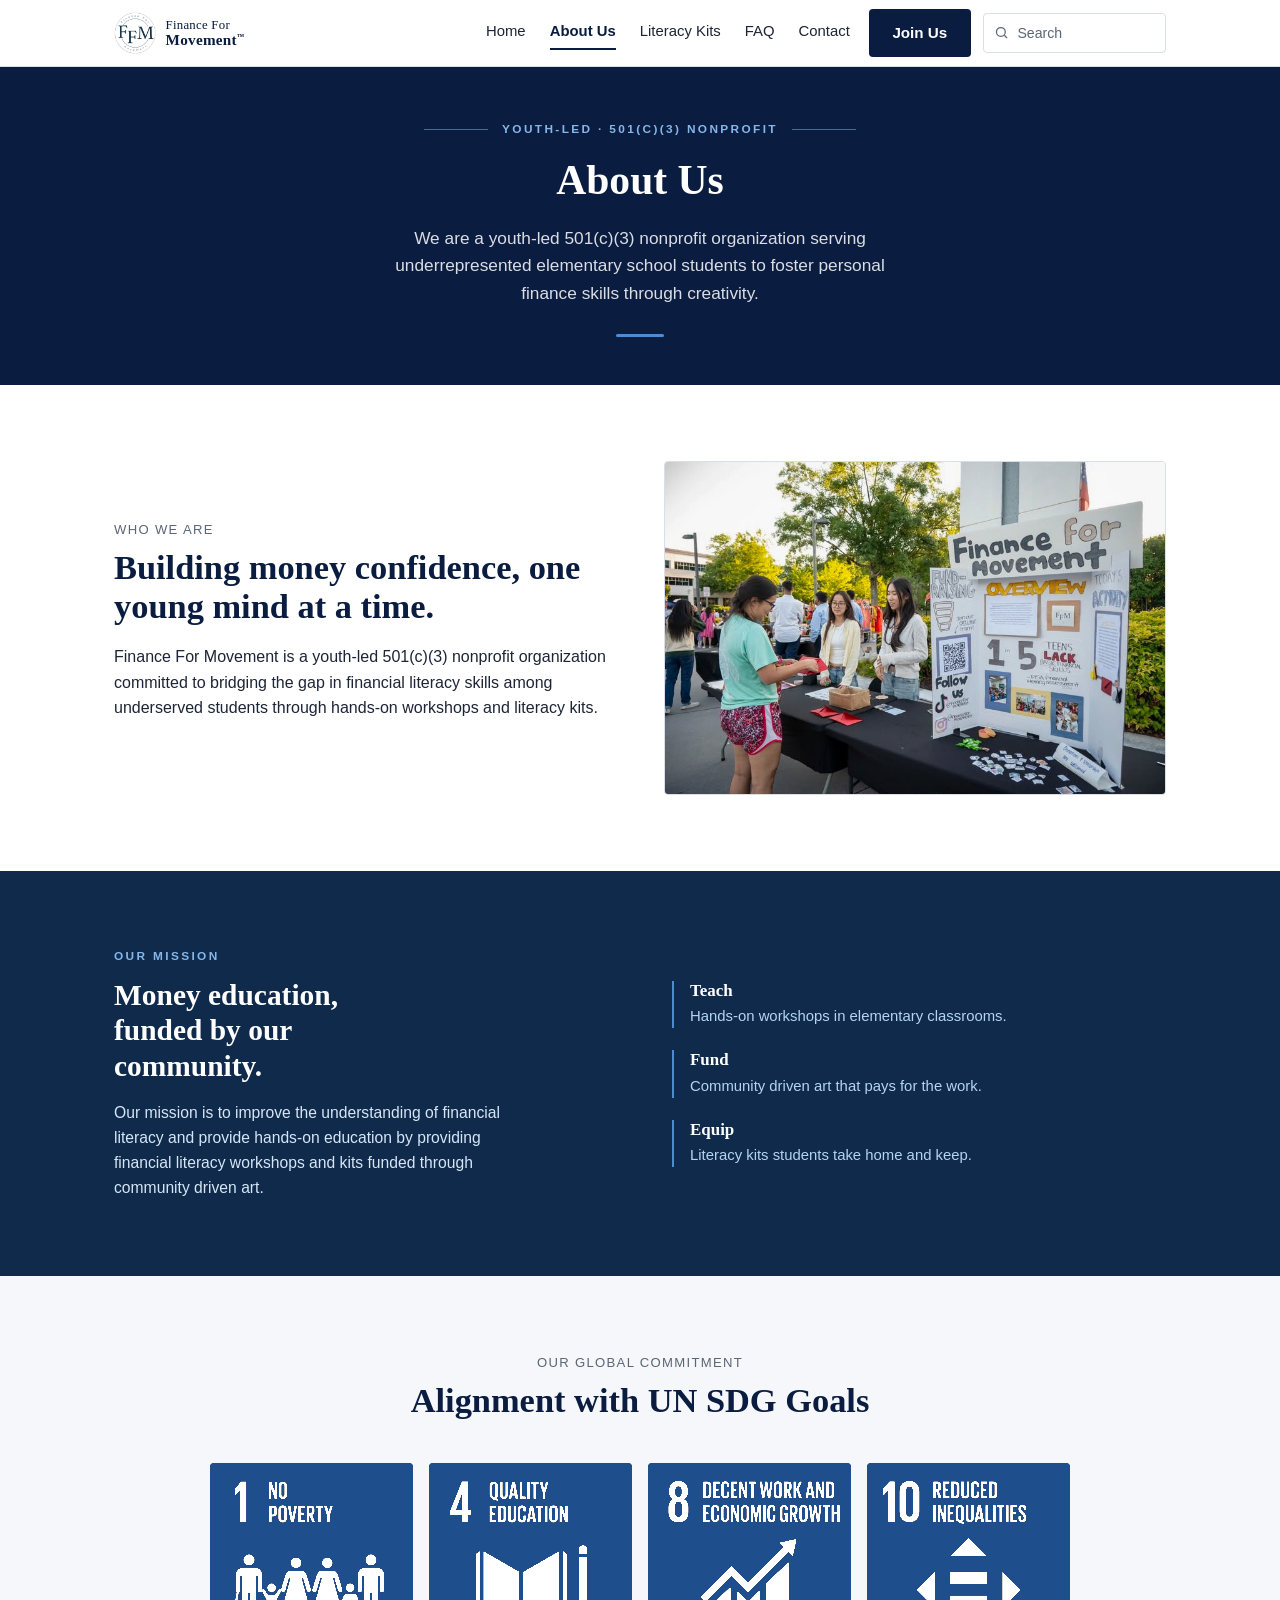
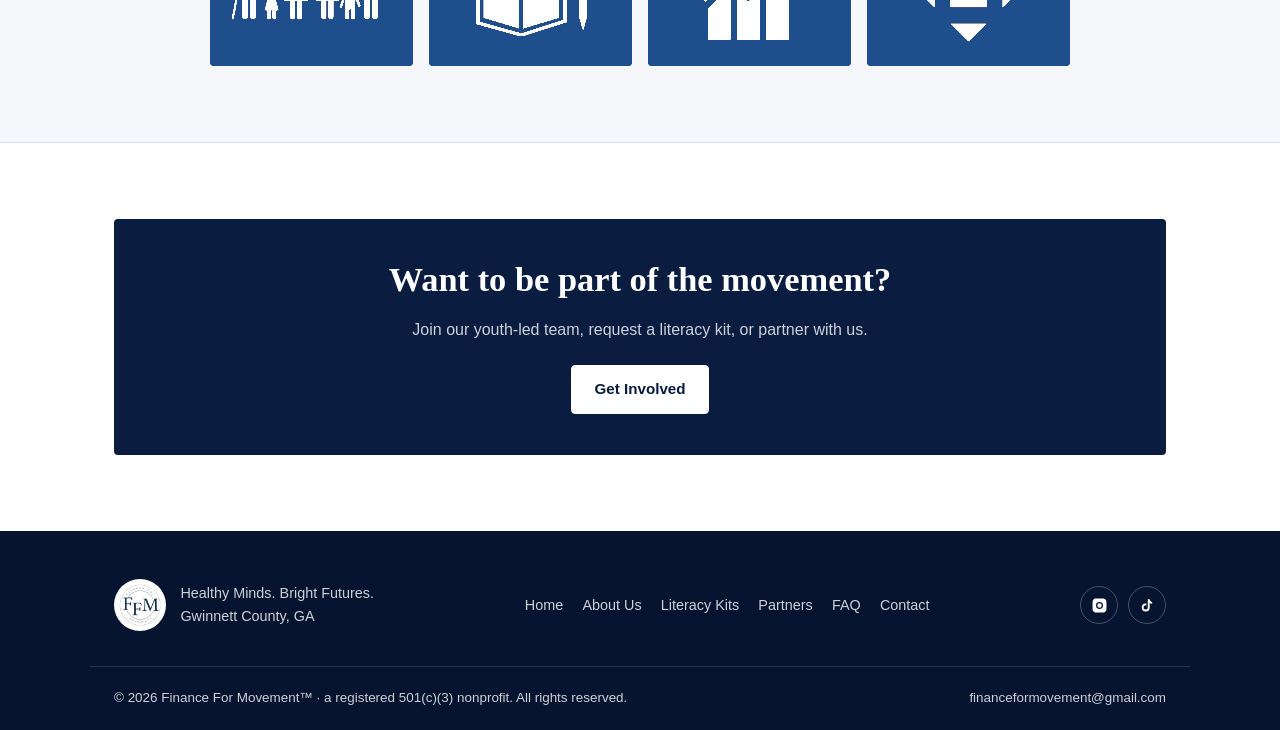
<file: about.html>
<!DOCTYPE html>
<html lang="en">
<head>
  <meta charset="UTF-8" />
  <meta name="viewport" content="width=device-width, initial-scale=1.0" />
  <title>About Us — Finance For Movement</title>
  <meta name="description" content="Finance For Movement is a youth-led 501(c)(3) nonprofit serving underrepresented elementary school students to foster personal finance skills through creativity." />
  <link rel="icon" href="images/logo.png" type="image/png" />
  <link rel="stylesheet" href="styles.css" />

  <style>
    /* ============ PAGE HERO ============ */
    .hero--page .hero__content {
      max-width: 780px;
      margin-left: auto;
      margin-right: auto;
      text-align: center;
    }

    .hero--page .hero__eyebrow {
      display: flex;
      align-items: center;
      justify-content: center;
      gap: 14px;
      margin: 0 0 18px;
      color: #85b7eb;
      letter-spacing: .2em;
      text-transform: uppercase;
      font-size: .74rem;
      font-weight: 600;
    }

    .hero--page .hero__eyebrow::before,
    .hero--page .hero__eyebrow::after {
      content: "";
      height: 1px;
      width: clamp(28px, 6vw, 64px);
      background: rgba(133, 183, 235, .5);
      flex: none;
    }

    .hero--page .hero__title { margin: 0 0 20px; }

    .hero--page .hero__lede {
      max-width: 52ch;
      margin: 0 auto 26px;
    }

    .hero__rule {
      display: block;
      width: 48px;
      height: 3px;
      border-radius: 3px;
      background: #4f8bd0;
      margin: 0 auto;
    }

    /* ============ SDG TILES: ONE UNIFORM BLUE ============ */
    /* grayscale + heavy contrast crushes every tile background to black and
       every number/pictogram to white. 'lighten' over a solid blue then shows
       blue wherever it's black and white wherever it's white, so all four
       land on the identical color. Change --sdg-blue to recolor all of them. */
    .sdg-grid { --sdg-blue: #1f4e8c; }

    .sdg-tile {
      background: var(--sdg-blue);
      isolation: isolate;
      overflow: hidden;
      border-radius: 4px;
      line-height: 0;
      animation: sdgBounce 2s ease-in-out infinite;
      will-change: transform;
    }

    .sdg-tile img {
      display: block;
      width: 100%;
      height: auto;
      filter: grayscale(1) brightness(.75) contrast(6);
      mix-blend-mode: lighten;
    }

    .sdg-tile:nth-child(1) { animation-delay: 0s;   }
    .sdg-tile:nth-child(2) { animation-delay: .15s; }
    .sdg-tile:nth-child(3) { animation-delay: .30s; }
    .sdg-tile:nth-child(4) { animation-delay: .45s; }

    @keyframes sdgBounce {
      0%, 100% { transform: translateY(0); }
      50%      { transform: translateY(-14px); }
    }

    /* ============ MISSION BAND ============ */
    .mission-band {
      background: #0f2a4a;
      padding: clamp(48px, 6vw, 76px) 0;
    }

    .mission-band__inner {
      display: grid;
      grid-template-columns: minmax(0, 1fr) minmax(0, 1fr);
      gap: clamp(28px, 5vw, 72px);
      align-items: center;
    }

    .mission-band__kicker {
      display: block;
      font-size: .74rem;
      font-weight: 600;
      letter-spacing: .2em;
      text-transform: uppercase;
      color: #85b7eb;
      margin-bottom: 12px;
    }

    .mission-band h2 {
      color: #ffffff;
      margin: 0 0 16px;
      font-size: clamp(1.5rem, 2.3vw, 1.95rem);
      line-height: 1.2;
      max-width: 18ch;
    }

    .mission-band__text {
      margin: 0;
      font-size: clamp(.98rem, 1.2vw, 1.08rem);
      line-height: 1.6;
      color: #d7e6f7;
      max-width: 48ch;
    }

    .mission-band__pillars { display: grid; gap: 22px; }

    .pillar-row {
      border-left: 2px solid #4f8bd0;
      border-radius: 0;
      padding-left: 16px;
    }

    .pillar-row h3 {
      margin: 0 0 5px;
      font-size: 1.06rem;
      font-weight: 600;
      color: #ffffff;
    }

    .pillar-row p {
      margin: 0;
      font-size: .93rem;
      line-height: 1.55;
      color: #b5d4f4;
    }

    @media (max-width: 820px) {
      .mission-band__inner { grid-template-columns: 1fr; gap: 30px; align-items: start; }
      .mission-band h2 { max-width: none; }
      .mission-band__text { max-width: none; }
    }

    @media (max-width: 520px) {
      .hero--page .hero__eyebrow::before,
      .hero--page .hero__eyebrow::after { width: 20px; }
    }

    @media (prefers-reduced-motion: reduce) {
      .sdg-tile { animation: none; }
    }
  </style>
</head>
<body>

  <!-- ============================ NAVBAR ============================ -->
  <header class="nav" id="top">
    <div class="container nav__inner">
      <a class="brand" href="index.html" aria-label="Finance For Movement home">
        <span class="brand__logo"><img src="images/logo.png" alt="Finance For Movement logo" /></span>
        <span class="brand__text">Finance For<br/><strong>Movement<span class="tm">™</span></strong></span>
      </a>
      <nav class="nav__links" aria-label="Primary">
        <a href="index.html">Home</a>
        <a href="about.html" class="active">About Us</a>
        <a href="literacy-kits.html">Literacy Kits</a>
        <a href="faq.html">FAQ</a>
        <a href="contact.html">Contact</a>
      </nav>
      <div class="nav__actions">
        <a class="btn btn--primary nav__cta" href="contact.html">Join Us</a>
        <div class="search">
          <div class="search__bar">
            <svg class="search__icon" viewBox="0 0 24 24" aria-hidden="true"><circle cx="11" cy="11" r="7"/><line x1="21" y1="21" x2="16.5" y2="16.5"/></svg>
            <input type="search" id="searchInput" placeholder="Search" autocomplete="off" aria-label="Search the site" />
          </div>
          <ul class="search__results" id="searchResults" hidden></ul>
        </div>
      </div>
      <button class="nav__toggle" id="navToggle" aria-label="Open menu" aria-expanded="false">
        <span></span><span></span><span></span>
      </button>
    </div>
  </header>

  <!-- ============================ PAGE HEADER ============================ -->
  <section class="hero hero--page">
    <div class="container hero__content">
      <p class="hero__eyebrow"><span>Youth-led · 501(c)(3) nonprofit</span></p>
      <h1 class="hero__title">About Us</h1>
      <p class="hero__lede" data-about="intro">We are a youth-led 501(c)(3) nonprofit organization serving underrepresented elementary school students to foster personal finance skills through creativity.</p>
      <span class="hero__rule" aria-hidden="true"></span>
    </div>
  </section>

  <!-- ============================ WHO WE ARE ============================ -->
  <section class="section" id="who-we-are" data-search-title="About Us">
    <div class="container grid-2">
      <div>
        <span class="kicker">Who We Are</span>
        <h2>Building money confidence, one young mind at a time.</h2>
        <p>
          Finance For Movement is a youth-led 501(c)(3) nonprofit organization committed to bridging the gap
          in financial literacy skills among underserved students through hands-on workshops and
          literacy kits.
        </p>
      </div>
      <div class="about__media">
        <img src="images/booth.jpeg" alt="Finance For Movement volunteers at their festival booth, speaking with a visitor in front of an overview poster." />
      </div>
    </div>
  </section>

  <!-- ============================ MISSION BAND ============================ -->
  <section class="mission-band" id="mission" data-search-title="Our Mission">
    <div class="container mission-band__inner">
      <div>
        <span class="mission-band__kicker">Our Mission</span>
        <h2>Money education, funded by our community.</h2>
        <p class="mission-band__text" data-about="mission">
          Our mission is to improve the understanding of financial literacy and provide hands-on
          education by providing financial literacy workshops and kits funded through community
          driven art.
        </p>
      </div>
      <div class="mission-band__pillars">
        <div class="pillar-row">
          <h3>Teach</h3>
          <p>Hands-on workshops in elementary classrooms.</p>
        </div>
        <div class="pillar-row">
          <h3>Fund</h3>
          <p>Community driven art that pays for the work.</p>
        </div>
        <div class="pillar-row">
          <h3>Equip</h3>
          <p>Literacy kits students take home and keep.</p>
        </div>
      </div>
    </div>
  </section>

  <!-- ============================ UN SDG ALIGNMENT ============================ -->
  <section class="section section--soft" id="sdg" data-search-title="UN SDG Alignment">
    <div class="container">
      <div class="section__head">
        <span class="kicker">Our Global Commitment</span>
        <h2>Alignment with UN SDG Goals</h2>
      </div>
      <div class="sdg-grid">
        <div class="sdg-tile"><img src="images/sdg-01.png" alt="UN Sustainable Development Goal 1: No Poverty" /></div>
        <div class="sdg-tile"><img src="images/sdg-04.png" alt="UN Sustainable Development Goal 4: Quality Education" /></div>
        <div class="sdg-tile"><img src="images/sdg-08.png" alt="UN Sustainable Development Goal 8: Decent Work and Economic Growth" /></div>
        <div class="sdg-tile"><img src="images/sdg-10.png" alt="UN Sustainable Development Goal 10: Reduced Inequalities" /></div>
      </div>
    </div>
  </section>

  <!-- ============================ CTA ============================ -->
  <section class="section ctaband">
    <div class="container">
      <div class="ctaband__inner">
        <h2>Want to be part of the movement?</h2>
        <p>Join our youth-led team, request a literacy kit, or partner with us.</p>
        <a class="btn btn--light" href="contact.html">Get Involved</a>
      </div>
    </div>
  </section>

  <!-- ============================ FOOTER ============================ -->
  <footer class="footer">
    <div class="container footer__inner">
      <div class="footer__brand">
        <span class="footer__logo"><img src="images/logo.png" alt="Finance For Movement logo" /></span>
        <p>Healthy Minds. Bright Futures.<br/>Gwinnett County, GA</p>
      </div>
      <nav class="footer__links" aria-label="Footer">
        <a href="index.html">Home</a>
        <a href="about.html">About Us</a>
        <a href="literacy-kits.html">Literacy Kits</a>
        <a href="index.html#partners">Partners</a>
        <a href="faq.html">FAQ</a>
        <a href="contact.html">Contact</a>
      </nav>
      <div class="footer__social">
        <a href="https://www.instagram.com/financeformovement" target="_blank" rel="noopener" aria-label="Instagram">
          <svg viewBox="0 0 24 24" aria-hidden="true"><path d="M12 2.2c3.2 0 3.6 0 4.85.07 1.17.05 1.8.25 2.23.41.56.22.96.48 1.38.9.42.42.68.82.9 1.38.16.42.36 1.06.41 2.23.06 1.27.07 1.65.07 4.85s0 3.58-.07 4.85c-.05 1.17-.25 1.8-.41 2.23-.22.56-.48.96-.9 1.38-.42.42-.82.68-1.38.9-.42.16-1.06.36-2.23.41-1.27.06-1.65.07-4.85.07s-3.58 0-4.85-.07c-1.17-.05-1.8-.25-2.23-.41a3.7 3.7 0 0 1-1.38-.9 3.7 3.7 0 0 1-.9-1.38c-.16-.42-.36-1.06-.41-2.23C2.21 15.58 2.2 15.2 2.2 12s0-3.58.07-4.85c.05-1.17.25-1.8.41-2.23.22-.56.48-.96.9-1.38.42-.42.82-.68 1.38-.9.42-.16 1.06-.36 2.23-.41C8.42 2.21 8.8 2.2 12 2.2Zm0 4.87A4.93 4.93 0 1 0 16.93 12 4.93 4.93 0 0 0 12 7.07Zm0 1.8A3.13 3.13 0 1 1 8.87 12 3.13 3.13 0 0 1 12 8.87Zm5.13-3.2a1.15 1.15 0 1 1-1.15 1.15 1.15 1.15 0 0 1 1.15-1.15Z"/></svg>
        </a>
        <a href="https://www.tiktok.com/@financeformovement" target="_blank" rel="noopener" aria-label="TikTok">
          <svg viewBox="0 0 24 24" aria-hidden="true"><path d="M16.5 3c.3 2.1 1.5 3.6 3.5 3.9v2.6c-1.3.1-2.5-.3-3.5-1v6.3a5.6 5.6 0 1 1-5.6-5.6c.3 0 .6 0 .9.07v2.7a2.9 2.9 0 1 0 2 2.75V3h2.7Z"/></svg>
        </a>
      </div>
    </div>
    <div class="footer__base">
      <span>© <span id="year"></span> Finance For Movement™ · a registered 501(c)(3) nonprofit. All rights reserved.</span>
      <a href="mailto:financeformovement@gmail.com">financeformovement@gmail.com</a>
    </div>
  </footer>

  <script type="module" src="main.js"></script>
</body>
</html>
</file>
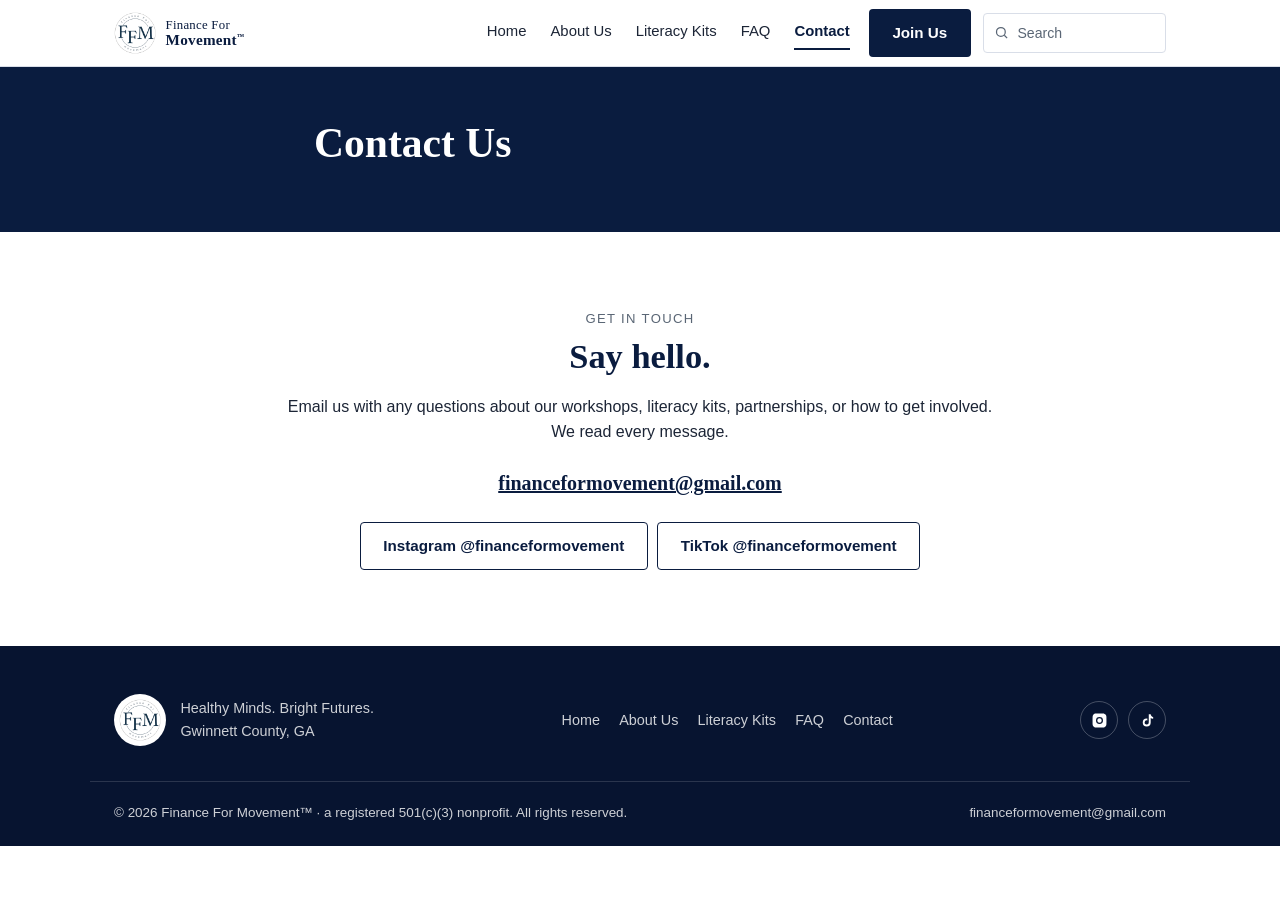
<file: contact.html>
<!DOCTYPE html>
<html lang="en">
<head>
  <meta charset="UTF-8" />
  <meta name="viewport" content="width=device-width, initial-scale=1.0" />
  <title>Contact Us — Finance For Movement</title>
  <meta name="description" content="Get in touch with Finance For Movement — questions, partnerships, literacy kits, or getting involved." />
  <link rel="icon" href="images/logo.png" type="image/png" />
  <link rel="stylesheet" href="styles.css" />
</head>
<body>

  <!-- ============================ NAVBAR ============================ -->
  <header class="nav" id="top">
    <div class="container nav__inner">
      <a class="brand" href="index.html" aria-label="Finance For Movement home">
        <span class="brand__logo"><img src="images/logo.png" alt="Finance For Movement logo" /></span>
        <span class="brand__text">Finance For<br/><strong>Movement<span class="tm">™</span></strong></span>
      </a>
      <nav class="nav__links" aria-label="Primary">
        <a href="index.html">Home</a>
        <a href="about.html">About Us</a>
        <a href="literacy-kits.html">Literacy Kits</a>
        <a href="faq.html">FAQ</a>
        <a href="contact.html" class="active">Contact</a>
      </nav>
      <div class="nav__actions">
        <a class="btn btn--primary nav__cta" href="contact.html">Join Us</a>
        <div class="search">
          <div class="search__bar">
            <svg class="search__icon" viewBox="0 0 24 24" aria-hidden="true"><circle cx="11" cy="11" r="7"/><line x1="21" y1="21" x2="16.5" y2="16.5"/></svg>
            <input type="search" id="searchInput" placeholder="Search" autocomplete="off" aria-label="Search the site" />
          </div>
          <ul class="search__results" id="searchResults" hidden></ul>
        </div>
      </div>
      <button class="nav__toggle" id="navToggle" aria-label="Open menu" aria-expanded="false">
        <span></span><span></span><span></span>
      </button>
    </div>
  </header>

  <!-- ============================ PAGE HEADER ============================ -->
  <section class="hero hero--page">
    <div class="container hero__content">
      <h1 class="hero__title">Contact Us</h1>
    </div>
  </section>

  <!-- ============================ CONTACT ============================ -->
  <section class="section" id="get-in-touch" data-search-title="Contact Us">
    <div class="container container--narrow contact-single">
      <span class="kicker">Get in touch</span>
      <h2>Say hello.</h2>
      <p>Email us with any questions about our workshops, literacy kits, partnerships, or how to get involved. We read every message.</p>
      <a class="contact__email" href="mailto:financeformovement@gmail.com">financeformovement@gmail.com</a>
      <div class="contact__socials">
        <a class="btn btn--outline" href="https://www.instagram.com/financeformovement" target="_blank" rel="noopener">Instagram @financeformovement</a>
        <a class="btn btn--outline" href="https://www.tiktok.com/@financeformovement" target="_blank" rel="noopener">TikTok @financeformovement</a>
      </div>
    </div>
  </section>

  <!-- ============================ FOOTER ============================ -->
  <footer class="footer">
    <div class="container footer__inner">
      <div class="footer__brand">
        <span class="footer__logo"><img src="images/logo.png" alt="Finance For Movement logo" /></span>
        <p>Healthy Minds. Bright Futures.<br/>Gwinnett County, GA</p>
      </div>
      <nav class="footer__links" aria-label="Footer">
        <a href="index.html">Home</a>
        <a href="about.html">About Us</a>
        <a href="literacy-kits.html">Literacy Kits</a>
        <a href="faq.html">FAQ</a>
        <a href="contact.html">Contact</a>
      </nav>
      <div class="footer__social">
        <a href="https://www.instagram.com/financeformovement" target="_blank" rel="noopener" aria-label="Instagram">
          <svg viewBox="0 0 24 24" aria-hidden="true"><path d="M12 2.2c3.2 0 3.6 0 4.85.07 1.17.05 1.8.25 2.23.41.56.22.96.48 1.38.9.42.42.68.82.9 1.38.16.42.36 1.06.41 2.23.06 1.27.07 1.65.07 4.85s0 3.58-.07 4.85c-.05 1.17-.25 1.8-.41 2.23-.22.56-.48.96-.9 1.38-.42.42-.82.68-1.38.9-.42.16-1.06.36-2.23.41-1.27.06-1.65.07-4.85.07s-3.58 0-4.85-.07c-1.17-.05-1.8-.25-2.23-.41a3.7 3.7 0 0 1-1.38-.9 3.7 3.7 0 0 1-.9-1.38c-.16-.42-.36-1.06-.41-2.23C2.21 15.58 2.2 15.2 2.2 12s0-3.58.07-4.85c.05-1.17.25-1.8.41-2.23.22-.56.48-.96.9-1.38.42-.42.82-.68 1.38-.9.42-.16 1.06-.36 2.23-.41C8.42 2.21 8.8 2.2 12 2.2Zm0 4.87A4.93 4.93 0 1 0 16.93 12 4.93 4.93 0 0 0 12 7.07Zm0 1.8A3.13 3.13 0 1 1 8.87 12 3.13 3.13 0 0 1 12 8.87Zm5.13-3.2a1.15 1.15 0 1 1-1.15 1.15 1.15 1.15 0 0 1 1.15-1.15Z"/></svg>
        </a>
        <a href="https://www.tiktok.com/@financeformovement" target="_blank" rel="noopener" aria-label="TikTok">
          <svg viewBox="0 0 24 24" aria-hidden="true"><path d="M16.5 3c.3 2.1 1.5 3.6 3.5 3.9v2.6c-1.3.1-2.5-.3-3.5-1v6.3a5.6 5.6 0 1 1-5.6-5.6c.3 0 .6 0 .9.07v2.7a2.9 2.9 0 1 0 2 2.75V3h2.7Z"/></svg>
        </a>
      </div>
    </div>
    <div class="footer__base">
      <span>© <span id="year"></span> Finance For Movement™ · a registered 501(c)(3) nonprofit. All rights reserved.</span>
      <a href="mailto:financeformovement@gmail.com">financeformovement@gmail.com</a>
    </div>
  </footer>

  <script type="module" src="main.js"></script>
</body>
</html>
</file>
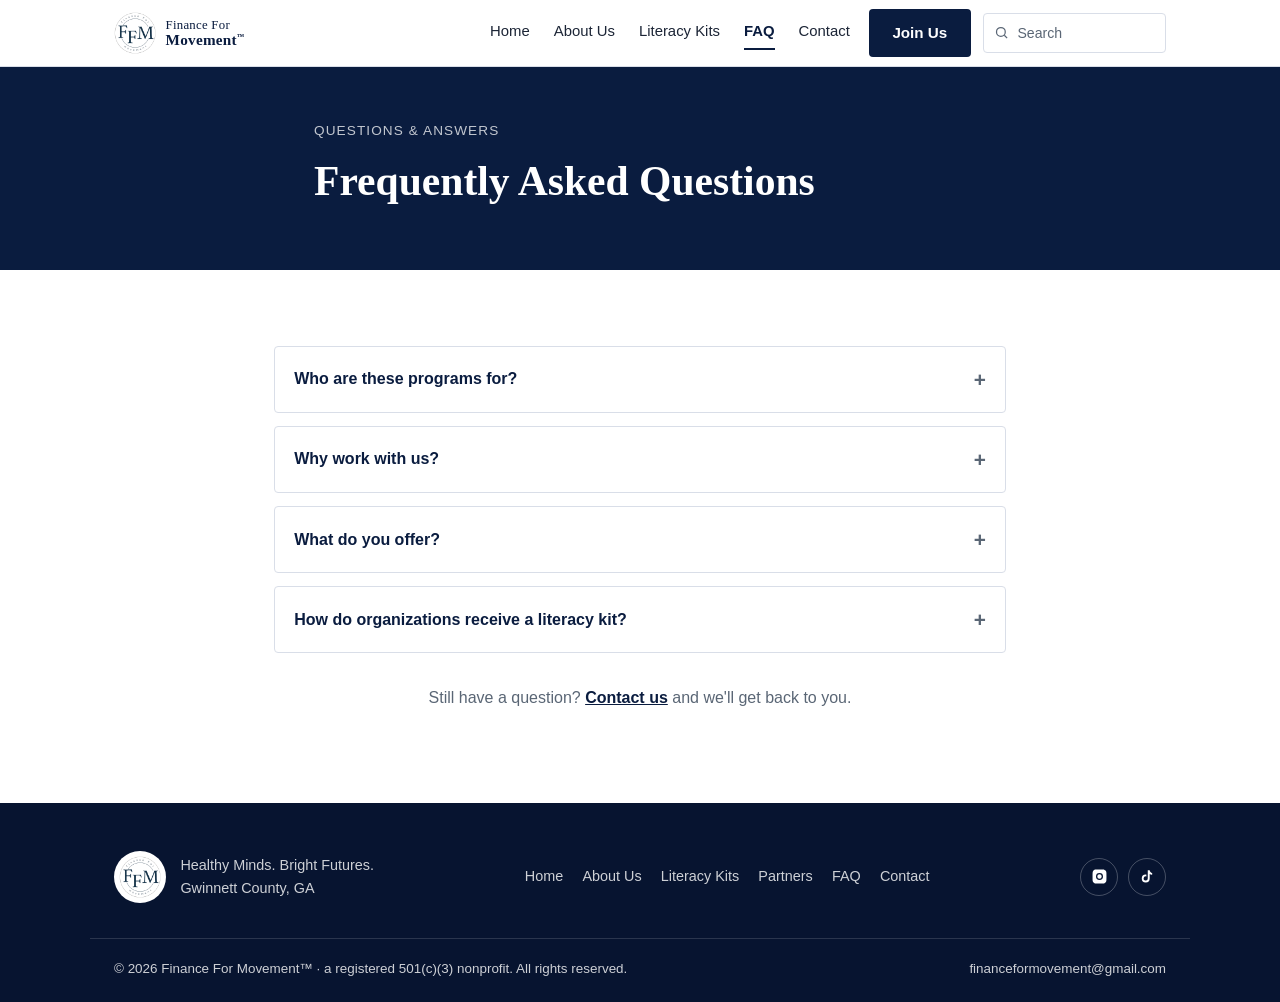
<file: faq.html>
<!DOCTYPE html>
<html lang="en">
<head>
  <meta charset="UTF-8" />
  <meta name="viewport" content="width=device-width, initial-scale=1.0" />
  <title>FAQ — Finance For Movement</title>
  <meta name="description" content="Frequently asked questions about Finance For Movement's programs, literacy kits, and how to work with us." />
  <link rel="icon" href="images/logo.png" type="image/png" />
  <link rel="stylesheet" href="styles.css" />
</head>
<body>

  <!-- ============================ NAVBAR ============================ -->
  <header class="nav" id="top">
    <div class="container nav__inner">
      <a class="brand" href="index.html" aria-label="Finance For Movement home">
        <span class="brand__logo"><img src="images/logo.png" alt="Finance For Movement logo" /></span>
        <span class="brand__text">Finance For<br/><strong>Movement<span class="tm">™</span></strong></span>
      </a>
      <nav class="nav__links" aria-label="Primary">
        <a href="index.html">Home</a>
        <a href="about.html">About Us</a>
        <a href="literacy-kits.html">Literacy Kits</a>
        <a href="faq.html" class="active">FAQ</a>
        <a href="contact.html">Contact</a>
      </nav>
      <div class="nav__actions">
        <a class="btn btn--primary nav__cta" href="contact.html">Join Us</a>
        <div class="search">
          <div class="search__bar">
            <svg class="search__icon" viewBox="0 0 24 24" aria-hidden="true"><circle cx="11" cy="11" r="7"/><line x1="21" y1="21" x2="16.5" y2="16.5"/></svg>
            <input type="search" id="searchInput" placeholder="Search" autocomplete="off" aria-label="Search the site" />
          </div>
          <ul class="search__results" id="searchResults" hidden></ul>
        </div>
      </div>
      <button class="nav__toggle" id="navToggle" aria-label="Open menu" aria-expanded="false">
        <span></span><span></span><span></span>
      </button>
    </div>
  </header>

  <!-- ============================ PAGE HEADER ============================ -->
  <section class="hero hero--page">
    <div class="container hero__content">
      <p class="hero__eyebrow">Questions &amp; answers</p>
      <h1 class="hero__title">Frequently Asked Questions</h1>
    </div>
  </section>

  <!-- ============================ FAQ ============================ -->
  <section class="section" id="faq" data-search-title="FAQ">
    <div class="container container--narrow">
      <div class="faq">
        <details><summary>Who are these programs for?</summary>
          <p>Anyone. Our programs are designed for schools, nonprofits, and any individuals or organizations serving students in grades K–8. They work for after-school programs and home learning, and everything we offer is provided at no cost.</p></details>
        <details><summary>Why work with us?</summary>
          <p>We are youth-led and understand student needs. Our materials are fully developed by teens and focused for kids with fun, relatable content for their age. Everything we offer is completely free.</p></details>
        <details><summary>What do you offer?</summary>
          <p>Hands-on workshops, free literacy kits for organizations, and community events. Reach out and we'll help you find the right fit for your group.</p></details>
        <details><summary>How do organizations receive a literacy kit?</summary>
          <p>Visit our Literacy Kits page to see what's included and request a kit. Kits are geared toward 3rd–5th graders and we prioritize immigrant and/or low-income students and organizations.</p></details>
      </div>
      <p class="faq__more">Still have a question? <a href="contact.html">Contact us</a> and we'll get back to you.</p>
    </div>
  </section>

  <!-- ============================ FOOTER ============================ -->
  <footer class="footer">
    <div class="container footer__inner">
      <div class="footer__brand">
        <span class="footer__logo"><img src="images/logo.png" alt="Finance For Movement logo" /></span>
        <p>Healthy Minds. Bright Futures.<br/>Gwinnett County, GA</p>
      </div>
      <nav class="footer__links" aria-label="Footer">
        <a href="index.html">Home</a>
        <a href="about.html">About Us</a>
        <a href="literacy-kits.html">Literacy Kits</a>
        <a href="index.html#partners">Partners</a>
        <a href="faq.html">FAQ</a>
        <a href="contact.html">Contact</a>
      </nav>
      <div class="footer__social">
        <a href="https://www.instagram.com/financeformovement" target="_blank" rel="noopener" aria-label="Instagram">
          <svg viewBox="0 0 24 24" aria-hidden="true"><path d="M12 2.2c3.2 0 3.6 0 4.85.07 1.17.05 1.8.25 2.23.41.56.22.96.48 1.38.9.42.42.68.82.9 1.38.16.42.36 1.06.41 2.23.06 1.27.07 1.65.07 4.85s0 3.58-.07 4.85c-.05 1.17-.25 1.8-.41 2.23-.22.56-.48.96-.9 1.38-.42.42-.82.68-1.38.9-.42.16-1.06.36-2.23.41-1.27.06-1.65.07-4.85.07s-3.58 0-4.85-.07c-1.17-.05-1.8-.25-2.23-.41a3.7 3.7 0 0 1-1.38-.9 3.7 3.7 0 0 1-.9-1.38c-.16-.42-.36-1.06-.41-2.23C2.21 15.58 2.2 15.2 2.2 12s0-3.58.07-4.85c.05-1.17.25-1.8.41-2.23.22-.56.48-.96.9-1.38.42-.42.82-.68 1.38-.9.42-.16 1.06-.36 2.23-.41C8.42 2.21 8.8 2.2 12 2.2Zm0 4.87A4.93 4.93 0 1 0 16.93 12 4.93 4.93 0 0 0 12 7.07Zm0 1.8A3.13 3.13 0 1 1 8.87 12 3.13 3.13 0 0 1 12 8.87Zm5.13-3.2a1.15 1.15 0 1 1-1.15 1.15 1.15 1.15 0 0 1 1.15-1.15Z"/></svg>
        </a>
        <a href="https://www.tiktok.com/@financeformovement" target="_blank" rel="noopener" aria-label="TikTok">
          <svg viewBox="0 0 24 24" aria-hidden="true"><path d="M16.5 3c.3 2.1 1.5 3.6 3.5 3.9v2.6c-1.3.1-2.5-.3-3.5-1v6.3a5.6 5.6 0 1 1-5.6-5.6c.3 0 .6 0 .9.07v2.7a2.9 2.9 0 1 0 2 2.75V3h2.7Z"/></svg>
        </a>
      </div>
    </div>
    <div class="footer__base">
      <span>© <span id="year"></span> Finance For Movement™ · a registered 501(c)(3) nonprofit. All rights reserved.</span>
      <a href="mailto:financeformovement@gmail.com">financeformovement@gmail.com</a>
    </div>
  </footer>

  <script type="module" src="main.js"></script>
</body>
</html>
</file>
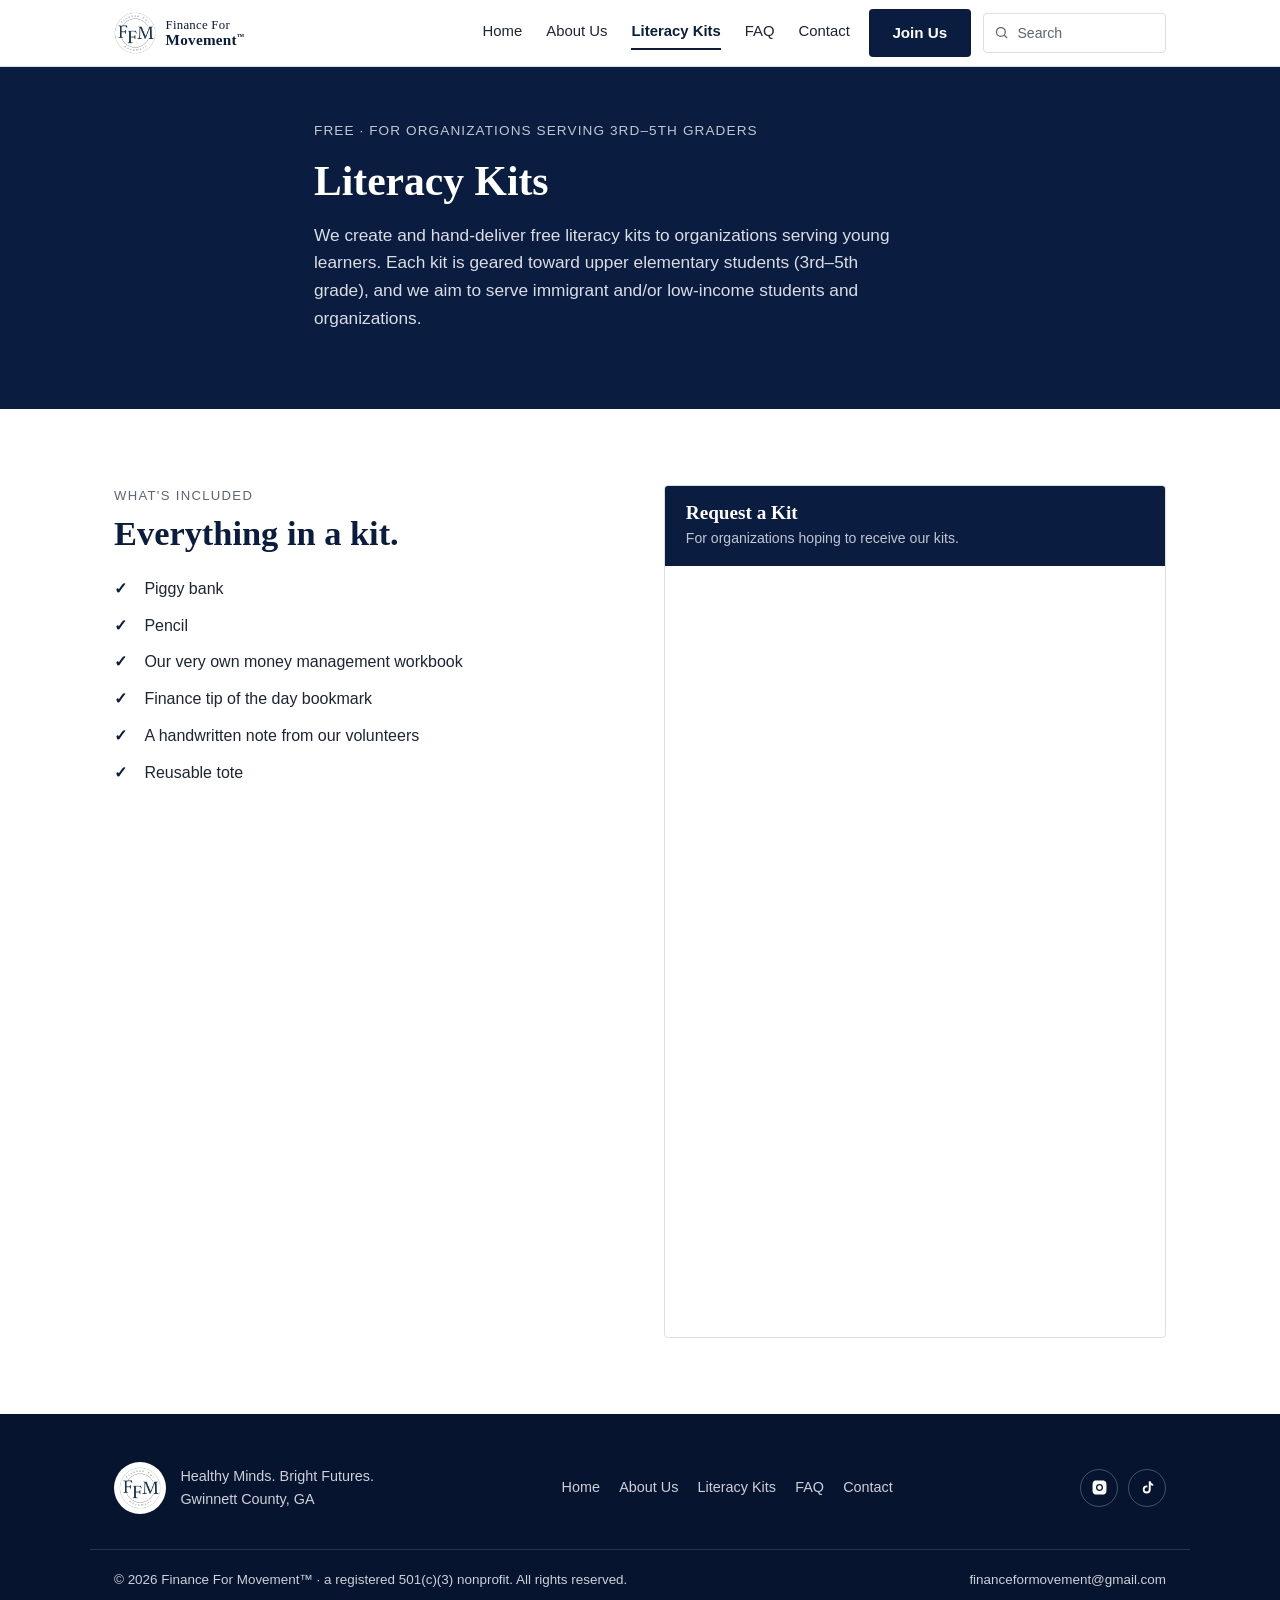
<file: literacy-kits.html>
<!DOCTYPE html>
<html lang="en">
<head>
  <meta charset="UTF-8" />
  <meta name="viewport" content="width=device-width, initial-scale=1.0" />
  <title>Literacy Kits — Finance For Movement</title>
  <meta name="description" content="Free financial literacy kits for organizations serving upper-elementary (3rd–5th grade) students, with a focus on immigrant and low-income communities." />
  <link rel="icon" href="images/logo.png" type="image/png" />
  <link rel="stylesheet" href="styles.css" />
</head>
<body>

  <!-- ============================ NAVBAR ============================ -->
  <header class="nav" id="top">
    <div class="container nav__inner">
      <a class="brand" href="index.html" aria-label="Finance For Movement home">
        <span class="brand__logo"><img src="images/logo.png" alt="Finance For Movement logo" /></span>
        <span class="brand__text">Finance For<br/><strong>Movement<span class="tm">™</span></strong></span>
      </a>
      <nav class="nav__links" aria-label="Primary">
        <a href="index.html">Home</a>
        <a href="about.html">About Us</a>
        <a href="literacy-kits.html" class="active">Literacy Kits</a>
        <a href="faq.html">FAQ</a>
        <a href="contact.html">Contact</a>
      </nav>
      <div class="nav__actions">
        <a class="btn btn--primary nav__cta" href="contact.html">Join Us</a>
        <div class="search">
          <div class="search__bar">
            <svg class="search__icon" viewBox="0 0 24 24" aria-hidden="true"><circle cx="11" cy="11" r="7"/><line x1="21" y1="21" x2="16.5" y2="16.5"/></svg>
            <input type="search" id="searchInput" placeholder="Search" autocomplete="off" aria-label="Search the site" />
          </div>
          <ul class="search__results" id="searchResults" hidden></ul>
        </div>
      </div>
      <button class="nav__toggle" id="navToggle" aria-label="Open menu" aria-expanded="false">
        <span></span><span></span><span></span>
      </button>
    </div>
  </header>

  <!-- ============================ PAGE HEADER ============================ -->
  <section class="hero hero--page">
    <div class="container hero__content">
      <p class="hero__eyebrow">Free · For organizations serving 3rd–5th graders</p>
      <h1 class="hero__title">Literacy Kits</h1>
      <p class="hero__lede" data-kit="intro">We create and hand-deliver free literacy kits to organizations serving young learners. Each kit is geared toward upper elementary students (3rd–5th grade), and we aim to serve immigrant and/or low-income students and organizations.</p>
    </div>
  </section>

  <!-- ============================ WHAT'S INCLUDED + REQUEST ============================ -->
  <section class="section" id="literacy-kits" data-search-title="Literacy Kits">
    <div class="container kit-layout">
      <div>
        <span class="kicker">What's Included</span>
        <h2>Everything in a kit.</h2>
        <ul class="kit-includes" data-kit="includes">
          <li>Piggy bank</li>
          <li>Pencil</li>
          <li>Our very own money management workbook</li>
          <li>Finance tip of the day bookmark</li>
          <li>A handwritten note from our volunteers</li>
          <li>Reusable tote</li>
        </ul>
      </div>

      <div class="kit-request" id="request">
        <div class="kit-request__head">
          <h3>Request a Kit</h3>
          <p>For organizations hoping to receive our kits.</p>
        </div>
        <div class="kit-request__body" data-kit="form">
          <iframe class="kit-iframe" src="https://docs.google.com/forms/d/e/1FAIpQLSf8PWrOVpOXwjwUxf0n6iSOf5hTaRbrziCHsZT56fgpAD5D4Q/viewform?embedded=true" title="Literacy kit request form" loading="lazy">Loading…</iframe>
        </div>
      </div>
    </div>
  </section>

  <!-- ============================ FOOTER ============================ -->
  <footer class="footer">
    <div class="container footer__inner">
      <div class="footer__brand">
        <span class="footer__logo"><img src="images/logo.png" alt="Finance For Movement logo" /></span>
        <p>Healthy Minds. Bright Futures.<br/>Gwinnett County, GA</p>
      </div>
      <nav class="footer__links" aria-label="Footer">
        <a href="index.html">Home</a>
        <a href="about.html">About Us</a>
        <a href="literacy-kits.html">Literacy Kits</a>
        <a href="faq.html">FAQ</a>
        <a href="contact.html">Contact</a>
      </nav>
      <div class="footer__social">
        <a href="https://www.instagram.com/financeformovement" target="_blank" rel="noopener" aria-label="Instagram">
          <svg viewBox="0 0 24 24" aria-hidden="true"><path d="M12 2.2c3.2 0 3.6 0 4.85.07 1.17.05 1.8.25 2.23.41.56.22.96.48 1.38.9.42.42.68.82.9 1.38.16.42.36 1.06.41 2.23.06 1.27.07 1.65.07 4.85s0 3.58-.07 4.85c-.05 1.17-.25 1.8-.41 2.23-.22.56-.48.96-.9 1.38-.42.42-.82.68-1.38.9-.42.16-1.06.36-2.23.41-1.27.06-1.65.07-4.85.07s-3.58 0-4.85-.07c-1.17-.05-1.8-.25-2.23-.41a3.7 3.7 0 0 1-1.38-.9 3.7 3.7 0 0 1-.9-1.38c-.16-.42-.36-1.06-.41-2.23C2.21 15.58 2.2 15.2 2.2 12s0-3.58.07-4.85c.05-1.17.25-1.8.41-2.23.22-.56.48-.96.9-1.38.42-.42.82-.68 1.38-.9.42-.16 1.06-.36 2.23-.41C8.42 2.21 8.8 2.2 12 2.2Zm0 4.87A4.93 4.93 0 1 0 16.93 12 4.93 4.93 0 0 0 12 7.07Zm0 1.8A3.13 3.13 0 1 1 8.87 12 3.13 3.13 0 0 1 12 8.87Zm5.13-3.2a1.15 1.15 0 1 1-1.15 1.15 1.15 1.15 0 0 1 1.15-1.15Z"/></svg>
        </a>
        <a href="https://www.tiktok.com/@financeformovement" target="_blank" rel="noopener" aria-label="TikTok">
          <svg viewBox="0 0 24 24" aria-hidden="true"><path d="M16.5 3c.3 2.1 1.5 3.6 3.5 3.9v2.6c-1.3.1-2.5-.3-3.5-1v6.3a5.6 5.6 0 1 1-5.6-5.6c.3 0 .6 0 .9.07v2.7a2.9 2.9 0 1 0 2 2.75V3h2.7Z"/></svg>
        </a>
      </div>
    </div>
    <div class="footer__base">
      <span>© <span id="year"></span> Finance For Movement™ · a registered 501(c)(3) nonprofit. All rights reserved.</span>
      <a href="mailto:financeformovement@gmail.com">financeformovement@gmail.com</a>
    </div>
  </footer>

  <script type="module" src="main.js"></script>
</body>
</html>
</file>
<file: styles.css>
/* ============================================================
   Finance For Movement — stylesheet
   Navy + white, classic editorial look (system fonts).
   Edit the variables below to tweak colors site-wide.
   ============================================================ */
:root {
  --navy:      #0a1c3f;   /* primary brand navy */
  --navy-deep: #071430;
  --navy-mid:  #14315e;
  --ink:       #1c2536;
  --muted:     #5a6675;
  --soft:      #f5f7fa;
  --line:      #d9dee8;
  --white:     #ffffff;
  --maxw:      1100px;
  --font-head: Georgia, 'Times New Roman', 'Playfair Display', serif;
  --font-body: -apple-system, BlinkMacSystemFont, 'Helvetica Neue', Arial, sans-serif;
}

* { box-sizing: border-box; }
html { scroll-padding-top: 76px; }  /* anchor targets clear the fixed header; jumps are instant */
body {
  margin: 0;
  font-family: var(--font-body);
  font-size: 16px;
  color: var(--ink);
  background: var(--white);
  line-height: 1.6;
  -webkit-font-smoothing: antialiased;
}
img { max-width: 100%; display: block; }
a { color: inherit; text-decoration: none; }

.container { width: 100%; max-width: var(--maxw); margin: 0 auto; padding: 0 24px; }
.container--narrow { max-width: 780px; }

h1, h2, h3 { font-family: var(--font-head); font-weight: 700; line-height: 1.15; margin: 0 0 .5em; color: var(--navy); }
h2 { font-size: clamp(1.55rem, 3vw, 2.15rem); }
h3 { font-size: 1.2rem; }
p  { margin: 0 0 1rem; }

.text-white { color: #fff !important; }
.tm { font-size: .5em; vertical-align: super; }

/* ---------------- Buttons ---------------- */
.btn {
  display: inline-block;
  padding: .7rem 1.4rem;
  border-radius: 4px;
  font-weight: 600;
  font-size: .95rem;
  cursor: pointer;
  border: 1px solid transparent;
  transition: background .15s ease, color .15s ease, border-color .15s ease;
  text-align: center;
}
.btn--primary { background: var(--navy); color: #fff; }
.btn--primary:hover { background: var(--navy-mid); }
.btn--light { background: #fff; color: var(--navy); border-color: #fff; }
.btn--light:hover { background: transparent; color: #fff; }
.btn--outline { background: transparent; color: var(--navy); border-color: var(--navy); }
.btn--outline:hover { background: var(--navy); color: #fff; }
.btn--ghost { background: transparent; color: #fff; border-color: rgba(255,255,255,.6); }
.btn--ghost:hover { background: rgba(255,255,255,.12); }

/* ---------------- Navbar ---------------- */
.nav {
  position: fixed; inset: 0 0 auto 0; z-index: 100;
  background: #fff;
  border-bottom: 1px solid var(--line);
}
.nav__inner { display: flex; align-items: center; gap: 1.2rem; height: 66px; }
.brand { display: flex; align-items: center; gap: .6rem; color: var(--navy); }
.brand__logo { width: 42px; height: 42px; flex: 0 0 auto; }
.brand__logo img { width: 100%; height: 100%; object-fit: contain; }
.brand__text { font-family: var(--font-head); font-size: .8rem; line-height: 1.1; letter-spacing: .02em; }
.brand__text strong { font-size: .95rem; }

.nav__links { display: flex; gap: 1.5rem; margin-left: auto; }
.nav__links a { font-size: .93rem; font-weight: 500; color: var(--ink); padding: 4px 0; border-bottom: 2px solid transparent; }
.nav__links a:hover { color: var(--navy); }
.nav__links a.active { color: var(--navy); font-weight: 700; border-bottom-color: var(--navy); }

.nav__actions { display: flex; align-items: center; gap: .8rem; }

/* Search (extreme right) */
.search { position: relative; }
.search__bar { display: flex; align-items: center; gap: .4rem; background: #fff; border: 1px solid var(--line); border-radius: 4px; padding: .4rem .6rem; }
.search__bar:focus-within { border-color: var(--navy); }
.search__icon { width: 15px; height: 15px; flex: 0 0 auto; fill: none; stroke: var(--muted); stroke-width: 2; }
.search__bar input { border: 0; outline: none; background: none; font: inherit; font-size: .88rem; width: 140px; color: var(--ink); }
.search__bar input::placeholder { color: var(--muted); }
.search__results { position: absolute; right: 0; top: 44px; width: min(360px, 88vw); list-style: none; margin: 0; padding: .35rem; background: #fff; border: 1px solid var(--line); border-radius: 4px; box-shadow: 0 8px 24px rgba(10,28,63,.12); max-height: 360px; overflow: auto; z-index: 20; }
.search__results[hidden] { display: none; }
.search__results a { display: block; padding: .5rem .6rem; border-radius: 3px; font-size: .88rem; color: var(--ink); }
.search__results a:hover, .search__results a.sel { background: var(--soft); }
.search__results .sr-title { font-weight: 700; color: var(--navy); }
.search__results .sr-snippet { color: var(--muted); font-size: .8rem; display: block; margin-top: 2px; }
.search__results mark { background: #ffe9a8; padding: 0 1px; }
.search__empty { padding: .5rem .6rem; color: var(--muted); font-size: .85rem; }

.nav__toggle { display: none; flex-direction: column; gap: 5px; background: none; border: 0; cursor: pointer; padding: 8px; }
.nav__toggle span { width: 22px; height: 2px; background: var(--navy); }

/* ---------------- Hero ---------------- */
.hero { position: relative; min-height: 88vh; display: flex; align-items: center; background: var(--navy); overflow: hidden; }
.hero--page { min-height: 0; }
#hero-canvas { position: absolute; inset: 0; width: 100%; height: 100%; display: block; opacity: .5; }
.hero__content { position: relative; z-index: 2; padding: 120px 24px 90px; max-width: 700px; }
.hero--page .hero__content { padding: 120px 24px 48px; }
.hero__eyebrow { color: rgba(255,255,255,.75); font-size: .85rem; letter-spacing: .08em; text-transform: uppercase; margin-bottom: 1rem; }
.hero__title { color: #fff; font-size: clamp(2.3rem, 5.5vw, 3.8rem); margin-bottom: 1rem; }
.hero--page .hero__title { font-size: clamp(1.9rem, 4vw, 2.6rem); }
.hero__lede { color: rgba(255,255,255,.85); font-size: 1.08rem; max-width: 580px; margin-bottom: 1.8rem; }
.hero__cta { display: flex; gap: .9rem; flex-wrap: wrap; }

/* ---------------- Stats ---------------- */
.stats { background: var(--navy-deep); color: #fff; border-top: 1px solid rgba(255,255,255,.1); }
.stats__grid { display: grid; grid-template-columns: repeat(4, 1fr); }
.stat { text-align: center; padding: 2.4rem 1rem; }
.stat + .stat { border-left: 1px solid rgba(255,255,255,.1); }
.stat__num { display: block; font-family: var(--font-head); font-size: clamp(1.7rem, 3vw, 2.4rem); font-weight: 700; color: #fff; }
.stat__label { color: rgba(255,255,255,.7); font-size: .9rem; }
/* "Floating" stats — numbers count up on scroll, cards gently bob */
.stat--float { animation: stat-bob 4.5s ease-in-out infinite; animation-delay: var(--float-delay, 0s); }
@keyframes stat-bob { 0%, 100% { transform: translateY(0); } 50% { transform: translateY(-7px); } }

/* ---------------- Sections ---------------- */
.section { padding: 76px 0; }
.section + .section { border-top: 1px solid var(--line); }
.section--navy { background: var(--navy); border-top: 0 !important; }
.section--soft { background: var(--soft); }
.section__head { max-width: 700px; margin: 0 auto 2.6rem; text-align: center; }
.section__head p { color: var(--muted); }
.kicker { display: block; color: var(--muted); font-size: .82rem; letter-spacing: .1em; text-transform: uppercase; margin-bottom: .5rem; }
.section--navy .kicker { color: rgba(255,255,255,.65); }
.section--navy p { color: rgba(255,255,255,.8); }

.grid-2 { display: grid; grid-template-columns: 1fr 1fr; gap: 3rem; align-items: center; }
.about__media img { border: 1px solid var(--line); border-radius: 4px; }

/* About sub-sections: Mission / SDG */
.about__pillars { display: grid; grid-template-columns: repeat(3, 1fr); gap: 1.4rem; margin-top: 3rem; }
.about__pillars--one { grid-template-columns: 1fr; max-width: 760px; }

/* UN SDG alignment graphic (official goal tiles) */
.sdg-grid { display: grid; grid-template-columns: repeat(4, 1fr); gap: 1rem; max-width: 860px; margin: 0 auto; }
.sdg-grid img { width: 100%; border-radius: 4px; box-shadow: 0 6px 18px rgba(10,28,63,.12); }
.pillar { border: 1px solid var(--line); border-radius: 4px; padding: 1.6rem 1.5rem; background: #fff; border-top: 3px solid var(--navy); }
.pillar h3 { margin-bottom: .5rem; }
.pillar p { color: var(--muted); margin: 0; font-size: .95rem; }

/* Partners & sponsors */
/* Flex (not grid) so that when the row wraps, a leftover card centers itself
   under the two above instead of sticking to the left edge. */
.partners-grid { display: flex; flex-wrap: wrap; justify-content: center; gap: 1.4rem; max-width: 900px; margin: 0 auto; }
.partner { flex: 1 1 240px; max-width: 285px; border: 1px solid var(--line); border-radius: 4px; background: #fff; min-height: 130px; padding: 1.6rem; display: flex; align-items: center; justify-content: center; text-align: center; }
.partner img { max-height: 72px; width: auto; }
.partner__name { font-family: var(--font-head); font-weight: 700; font-size: 1.1rem; color: var(--navy); }
a.partner:hover { border-color: var(--navy); }

/* Why It Matters */
.problem__grid { display: grid; grid-template-columns: repeat(4, 1fr); gap: 1.2rem; }
.problem__card { border: 1px solid rgba(255,255,255,.22); border-radius: 4px; padding: 1.5rem 1.2rem; }
.problem__big { font-family: var(--font-head); font-size: 2.1rem; font-weight: 700; color: #fff; display: block; margin-bottom: .3rem; }
.problem__card p { color: rgba(255,255,255,.8); margin: 0; font-size: .93rem; }

/* What we do */
.cards-3 { display: grid; grid-template-columns: repeat(3, 1fr); gap: 1.4rem; }
.feature { position: relative; border: 1px solid var(--line); border-radius: 4px; padding: 1.7rem 1.5rem; background: #fff; }
/* "New for 26-27" sticker on the top-right corner of a card */
.feature__badge {
  position: absolute; top: -.6rem; right: -.5rem;
  background: var(--navy); color: #fff;
  font-size: .68rem; font-weight: 700; letter-spacing: .06em; text-transform: uppercase;
  padding: .35rem .7rem; border-radius: 999px;
  transform: rotate(3deg);
  box-shadow: 0 4px 12px rgba(10,28,63,.28);
}
.feature h3 { margin-bottom: .5rem; }
.feature p { color: var(--muted); margin: 0; font-size: .95rem; }

.resourcehub { margin-top: 2.2rem; background: var(--navy); color: #fff; border-radius: 4px; padding: 2rem; display: flex; align-items: center; justify-content: space-between; gap: 2rem; flex-wrap: wrap; }
.resourcehub h3 { color: #fff; }
.resourcehub p { color: rgba(255,255,255,.8); margin: 0; max-width: 620px; font-size: .95rem; }

/* Testimonials */
.testi-grid { display: grid; grid-template-columns: repeat(3, 1fr); gap: 1.4rem; }
.testi { border-left: 3px solid var(--navy); padding: .4rem 0 .4rem 1.2rem; margin: 0; }
.testi blockquote { margin: 0 0 .7rem; font-family: var(--font-head); font-style: italic; font-size: 1.02rem; color: var(--ink); }
.testi figcaption { color: var(--muted); font-size: .88rem; }
.testi figcaption strong { color: var(--navy); }

/* 2x2 social grid: two Instagram posts, then the two posters */
.socialgrid {
  display: grid;
  grid-template-columns: repeat(2, minmax(0, 420px));
  justify-content: center;
  gap: 1.8rem;
  margin-top: 2.4rem;
}
.socialgrid__cell { display: flex; justify-content: center; align-items: flex-start; }
.socialgrid .instagram-media { width: 100% !important; min-width: 0 !important; max-width: 420px !important; margin: 0 !important; }
.socialgrid img { max-width: 100%; max-height: 460px; width: auto; border: 1px solid var(--line); border-radius: 4px; }
.socialgrid a { display: block; }
.insta-follow { text-align: center; margin-top: 1.8rem; }

/* Gallery — plain photos, no captions */
.gallery { display: grid; grid-template-columns: repeat(3, 1fr); gap: 1.4rem; }
.gallery img { width: 100%; aspect-ratio: 3/4; object-fit: cover; border: 1px solid var(--line); border-radius: 4px; }

/* Events */
/* flex so a lone event (or an odd one out) centres instead of sticking left */
.events-list { display: flex; flex-wrap: wrap; justify-content: center; gap: 1.2rem; max-width: 820px; margin: 0 auto; }
.event { flex: 1 1 340px; max-width: 400px; }
.event { display: flex; align-items: center; gap: 1.4rem; margin: 0; border: 1px solid var(--line); border-radius: 4px; padding: 1.4rem 1.6rem; background: #fff; }
.event__date { flex: 0 0 auto; width: 74px; height: 74px; border-radius: 4px; background: var(--navy); color: #fff; display: grid; place-content: center; text-align: center; }
.event__month { font-size: .78rem; letter-spacing: .08em; }
.event__day { font-family: var(--font-head); font-weight: 700; font-size: 1.7rem; line-height: 1; }
.event__body h3 { margin-bottom: .2rem; }
.event__body p { margin: 0; color: var(--muted); font-size: .95rem; }

/* Join */
.join__grid { display: grid; grid-template-columns: 1fr 1fr; gap: 1.4rem; max-width: 860px; margin: 0 auto; }
.join__card { border: 1px solid rgba(255,255,255,.25); border-radius: 4px; padding: 1.8rem; text-align: center; }
.join__card h3 { color: #fff; }
.join__meta { list-style: none; padding: 0; margin: 1rem 0 1.4rem; }
.join__meta li { color: rgba(255,255,255,.85); padding: .35rem 0; border-top: 1px solid rgba(255,255,255,.12); font-size: .92rem; }
.join__meta li span { display: block; color: rgba(255,255,255,.6); font-size: .75rem; text-transform: uppercase; letter-spacing: .06em; }
.join__note { text-align: center; color: rgba(255,255,255,.8); margin-top: 1.8rem; }
.join__note a { color: #fff; text-decoration: underline; }

/* CTA band */
.ctaband { text-align: center; }
.ctaband__inner { background: var(--navy); border-radius: 4px; padding: 2.6rem 2rem; color: #fff; }
.ctaband__inner h2 { color: #fff; }
.ctaband__inner p { color: rgba(255,255,255,.8); max-width: 540px; margin: 0 auto 1.4rem; }

/* FAQ */
.faq details { border: 1px solid var(--line); border-radius: 4px; padding: 1rem 1.2rem; margin-bottom: .8rem; background: #fff; }
.faq summary { font-weight: 600; cursor: pointer; list-style: none; color: var(--navy); display: flex; justify-content: space-between; align-items: center; }
.faq summary::-webkit-details-marker { display: none; }
.faq summary::after { content: '+'; font-size: 1.3rem; color: var(--muted); }
.faq details[open] summary::after { content: '−'; }
.faq details p { margin: .8rem 0 0; color: var(--muted); }
.faq__more { text-align: center; margin-top: 2rem; color: var(--muted); }
.faq__more a { color: var(--navy); font-weight: 600; text-decoration: underline; }

/* ---------------- Literacy Kits page ---------------- */
.kit-layout { display: grid; grid-template-columns: 1fr 1fr; gap: 3rem; align-items: start; }
.kit-includes { list-style: none; padding: 0; margin: 1.4rem 0 0; display: grid; gap: .7rem; }
.kit-includes li { position: relative; padding-left: 1.9rem; color: var(--ink); }
.kit-includes li::before { content: '✓'; position: absolute; left: 0; top: 0; color: var(--navy); font-weight: 700; }
.kit-request { border: 1px solid var(--line); border-radius: 4px; overflow: hidden; background: #fff; }
.kit-request__head { background: var(--navy); color: #fff; padding: 1rem 1.3rem; }
.kit-request__head h3 { color: #fff; margin: 0; }
.kit-request__head p { margin: .2rem 0 0; color: rgba(255,255,255,.75); font-size: .88rem; }
.kit-request__body { padding: 1.6rem; }
.kit-request__body p { color: var(--muted); }
.kit-iframe { width: 100%; height: 720px; border: 0; display: block; background: #fff; }

/* ---------------- Contact page ---------------- */
.contact-single { text-align: center; }
.contact__email { display: inline-block; font-family: var(--font-head); font-size: 1.25rem; color: var(--navy); font-weight: 700; margin: .4rem 0 1.4rem; text-decoration: underline; }
.contact-single .contact__socials { justify-content: center; }
.contact__socials { display: flex; flex-wrap: wrap; gap: .6rem; }

/* ---------------- Footer ---------------- */
.footer { background: var(--navy-deep); color: rgba(255,255,255,.8); padding: 3rem 0 1.4rem; }
.footer__inner { display: flex; justify-content: space-between; gap: 2rem; flex-wrap: wrap; align-items: center; }
.footer__brand { display: flex; align-items: center; gap: .9rem; }
.footer__logo { width: 52px; height: 52px; flex: 0 0 auto; background: #fff; border-radius: 50%; padding: 5px; }
.footer__logo img { width: 100%; height: 100%; object-fit: contain; }
.footer__brand p { margin: 0; font-size: .9rem; }
.footer__links { display: flex; gap: 1.2rem; flex-wrap: wrap; }
.footer__links a { font-size: .9rem; }
.footer__links a:hover { text-decoration: underline; }
.footer__social { display: flex; gap: .6rem; }
.footer__social a { width: 38px; height: 38px; display: grid; place-items: center; border-radius: 50%; border: 1px solid rgba(255,255,255,.25); color: #fff; }
.footer__social svg { width: 17px; height: 17px; fill: currentColor; }
.footer__social a:hover { background: #fff; color: var(--navy); }
.footer__base { max-width: var(--maxw); margin: 2.2rem auto 0; padding: 1.2rem 24px 0; border-top: 1px solid rgba(255,255,255,.14); display: flex; justify-content: space-between; gap: 1rem; flex-wrap: wrap; font-size: .84rem; }

/* ---------------- Responsive ---------------- */
@media (max-width: 920px) {
  .nav__links { display: none; }
  .nav__toggle { display: flex; }
  /* Push actions (Join Us + search) to the right, next to the menu button,
     leaving open space after the logo */
  .nav__actions { margin-left: auto; }
  .nav.open .nav__links {
    display: flex; position: absolute; top: 66px; left: 0; right: 0; flex-direction: column;
    background: #fff; padding: .8rem 24px 1.2rem; gap: .2rem; border-bottom: 1px solid var(--line);
  }
  .nav.open .nav__links a { padding: .65rem 0; border-bottom: 1px solid var(--line); }
  .search__bar input { width: 100px; }
  .stats__grid { grid-template-columns: repeat(2, 1fr); }
  .stat + .stat { border-left: 0; }
  .grid-2, .join__grid, .kit-layout { grid-template-columns: 1fr; }
  .about__media { order: -1; }
  .about__pillars, .about__pillars--one { grid-template-columns: 1fr; }
  .sdg-grid { grid-template-columns: repeat(2, 1fr); }
  .problem__grid { grid-template-columns: repeat(2, 1fr); }
  .cards-3, .testi-grid { grid-template-columns: 1fr; }
  .gallery { grid-template-columns: 1fr; max-width: 440px; margin: 0 auto; }
  .socialgrid { grid-template-columns: minmax(0, 420px); }
}
@media (max-width: 520px) {
  .section { padding: 56px 0; }
  /* Keep the Join Us button visible on phones — compact the header to fit */
  .nav__inner { gap: .6rem; }
  .brand__text { display: none; }
  .brand__logo { width: 38px; height: 38px; }
  .nav__cta { padding: .5rem .85rem; font-size: .85rem; }
  .search__bar { padding: .35rem .5rem; }
  .search__bar input { width: 72px; font-size: .85rem; }
  .stats__grid { grid-template-columns: 1fr 1fr; }
}
</file>
